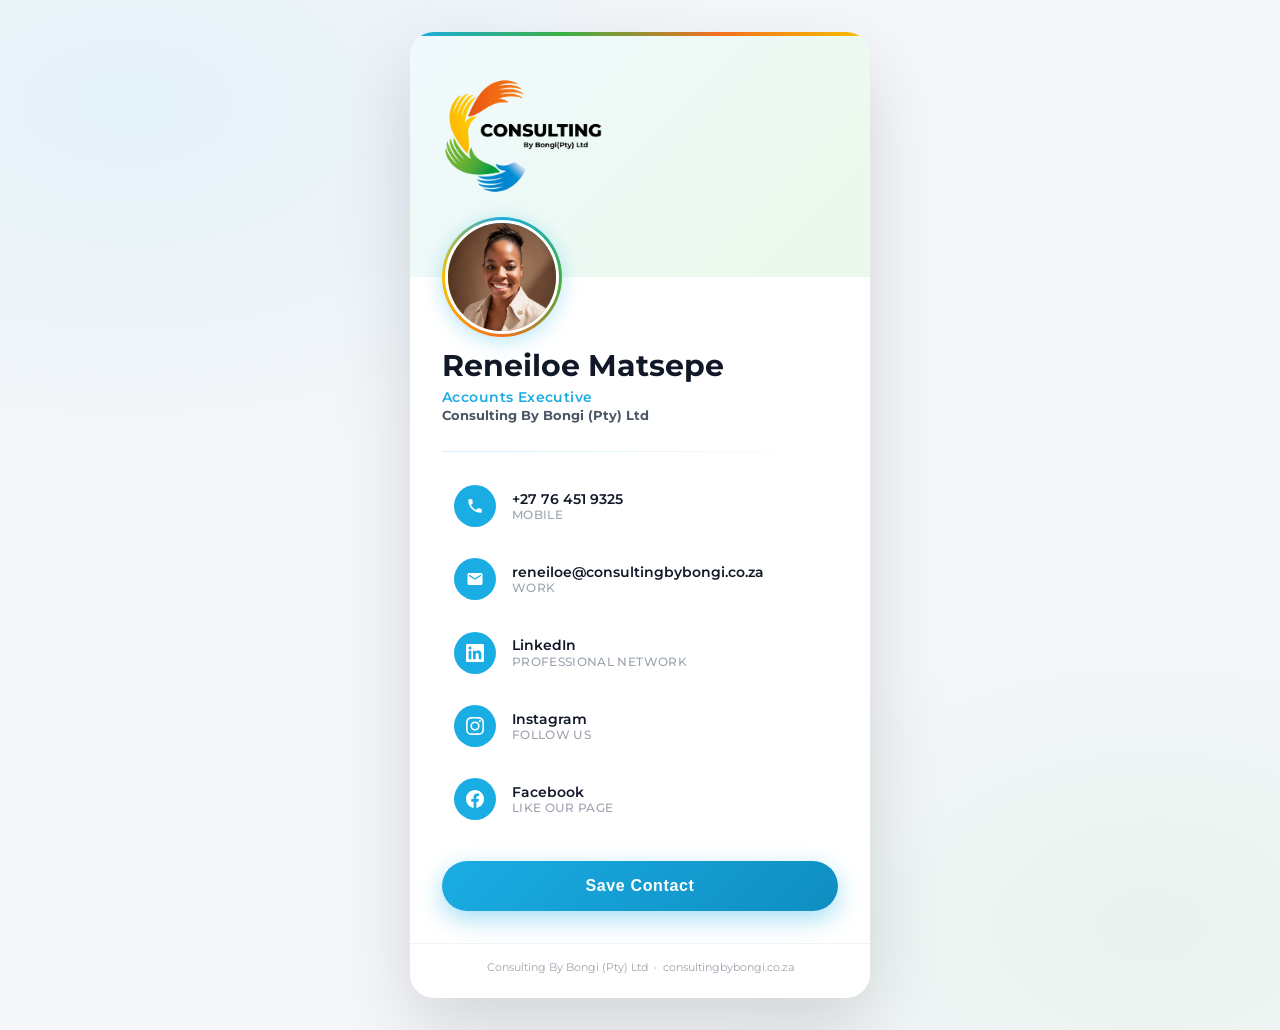
<file: business-card.html>
<!DOCTYPE html>
<html lang="en">
<head>
  <meta charset="UTF-8" />
  <meta name="viewport" content="width=device-width, initial-scale=1.0" />
  <title>Reneiloe Matsepe – Consulting By Bongi</title>

  <!-- Google Fonts: Playfair Display (display) + DM Sans (body) -->
  <link rel="preconnect" href="https://fonts.googleapis.com">
<link rel="preconnect" href="https://fonts.gstatic.com" crossorigin>
<link href="https://fonts.googleapis.com/css2?family=Montserrat:ital,wght@0,100..900;1,100..900&display=swap" rel="stylesheet">
  <style>
    /* =====================================================
       CSS CUSTOM PROPERTIES
       To retheme: edit values in :root only.
    ===================================================== */
    :root {
      --brand-blue:   #1aade4;
      --brand-green:  #3cb043;
      --brand-orange: #f37021;
      --brand-yellow: #f7c200;
      --accent:       #1aade4;
      --text-dark:    #111827;
      --text-mid:     #4b5563;
      --text-light:   #9ca3af;
      --bg:           #f5f7fa;
      --card-bg:      #ffffff;
      --shadow-sm:    0 2px 8px rgba(0,0,0,.06);
      --shadow-lg:    0 20px 60px rgba(0,0,0,.12);
      --radius-card:  24px;
      --radius-btn:   50px;
      --transition:   .22s cubic-bezier(.4,0,.2,1);
    }

    /* =====================================================
       RESET & BASE
    ===================================================== */
    *, *::before, *::after { box-sizing: border-box; margin: 0; padding: 0; }
    html { scroll-behavior: smooth; }

    body {
      font-family: 'Montserrat', sans-serif;
      background: var(--bg);
      min-height: 100vh;
      display: flex;
      align-items: center;
      justify-content: center;
      padding: 2rem 1rem;

      /* Subtle mesh background */
      background-image:
        radial-gradient(ellipse 80% 60% at 10% 10%, rgba(26,173,228,.08) 0%, transparent 60%),
        radial-gradient(ellipse 60% 50% at 90% 90%, rgba(60,176,67,.07) 0%, transparent 60%);
    }

    /* =====================================================
       CARD CONTAINER
    ===================================================== */
    .card {
      background: var(--card-bg);
      border-radius: var(--radius-card);
      box-shadow: var(--shadow-lg);
      width: 100%;
      max-width: 420px;
      overflow: hidden;
      position: relative;
      animation: cardReveal .6s cubic-bezier(.22,1,.36,1) both;
    }

    @keyframes cardReveal {
      from { opacity: 0; transform: translateY(24px); }
      to   { opacity: 1; transform: translateY(0); }
    }

    /* =====================================================
       HEADER / HERO SECTION
       Contains brand logo + decorative swoosh + avatar
    ===================================================== */
    .card__header {
      position: relative;
      background: linear-gradient(135deg, #f0fafe 0%, #eaf9ea 100%);
      padding: 2.5rem 2rem 5rem;
      min-height: 180px;
      overflow: visible;
    }
    /* Decorative colour accent bar at very top */
    .card__header::before {
      content: '';
      position: absolute;
      top: 0; left: 0; right: 0;
      height: 4px;
      background: linear-gradient(90deg, var(--brand-blue), var(--brand-green), var(--brand-orange), var(--brand-yellow));
    }

    /* ---- LOGO AREA ---- */
    .brand {
      display: flex;
      align-items: center;
      gap: .75rem;
    }

    /* SVG swoosh icon recreated in CSS/SVG inline */
    .brand__icon {
      width: 125px;
      height: 125px;
      flex-shrink: 0;
      object-fit: contain;
      transform: scale(1.3);
      transform-origin: left center;
    }

    .brand__text {
      line-height: 1.1;
    }

    .brand__text h1 {
      font-family: 'Montserrat', sans-serif;
      font-size: 1.45rem;
      letter-spacing: .04em;
      color: var(--text-dark);
    }

    .brand__text p {
      font-size: .75rem;
      color: var(--text-mid);
      font-weight: 500;
      letter-spacing: .02em;
    }

    /* ---- AVATAR ---- */
    .avatar-wrap {
      position: absolute;
      bottom: -60px;
      left: 2rem;
      width: 120px;
      height: 120px;
      border-radius: 50%;
      background: conic-gradient(var(--brand-blue) 0deg, var(--brand-green) 90deg, var(--brand-orange) 180deg, var(--brand-yellow) 270deg, var(--brand-blue) 360deg);
      padding: 3px;
      box-shadow: 0 4px 20px rgba(26,173,228,.3);
      z-index: 10;
    }

    .avatar-wrap img {
      width: 100%;
      height: 100%;
      border-radius: 50%;
      object-fit: cover;
      border: 3px solid #fff;
      display: block;
    }

    /* Fallback initials avatar (shown if image fails) */
    .avatar-wrap .avatar-fallback {
      display: none; /* shown via JS if image errors */
      width: 100%;
      height: 100%;
      border-radius: 50%;
      background: linear-gradient(135deg, var(--brand-blue), var(--brand-green));
      border: 3px solid #fff;
      align-items: center;
      justify-content: center;
      font-size: 1.5rem;
      font-weight: 700;
      color: #fff;
      letter-spacing: .05em;
    }

    /* =====================================================
       BODY / INFO SECTION
    ===================================================== */
  .card__body {
      padding: 4.5rem 2rem 2rem;
    }

    /* ---- NAME & TITLE ---- */
    .person__name {
      font-family: 'Montserrat', sans-serif;
      font-weight: 700;
      font-size: 1.7rem;
      color: var(--text-dark);
      line-height: 1.15;
      margin-bottom: .25rem;
    }

    .person__role {
      font-size: .875rem;
      font-weight: 600;
      color: var(--brand-blue);
      letter-spacing: .03em;
      margin-bottom: .1rem;
    }

    .person__company {
      font-size: .8rem;
      color: var(--text-mid);
      font-weight: 700;
      margin-bottom: 1.75rem;
    }

    /* ---- DIVIDER ---- */
    .divider {
      height: 1px;
      background: linear-gradient(90deg, var(--brand-blue) 0%, transparent 100%);
      opacity: .2;
      margin-bottom: 1.5rem;
    }

    /* ---- CONTACT LIST ---- */
    .contact-list {
      list-style: none;
      display: flex;
      flex-direction: column;
      gap: .75rem;
      margin-bottom: 2rem;
    }

    .contact-list li {
      animation: itemReveal .5s cubic-bezier(.22,1,.36,1) both;
    }

    /* Staggered animation for each row */
    .contact-list li:nth-child(1) { animation-delay: .1s; }
    .contact-list li:nth-child(2) { animation-delay: .18s; }
    .contact-list li:nth-child(3) { animation-delay: .26s; }
    .contact-list li:nth-child(4) { animation-delay: .34s; }
    .contact-list li:nth-child(5) { animation-delay: .42s; }

    @keyframes itemReveal {
      from { opacity: 0; transform: translateX(-12px); }
      to   { opacity: 1; transform: translateX(0); }
    }

    /* Each row is a link */
    .contact-item {
      display: flex;
      align-items: center;
      gap: 1rem;
      text-decoration: none;
      color: inherit;
      padding: .6rem .75rem;
      border-radius: 12px;
      transition: background var(--transition), transform var(--transition), box-shadow var(--transition);
    }

    .contact-item:hover {
      background: rgba(26,173,228,.07);
      transform: translateX(4px);
      box-shadow: var(--shadow-sm);
    }

    .contact-item:active {
      transform: translateX(2px) scale(.98);
    }

    /* Icon circle */
    .contact-item__icon {
      width: 42px;
      height: 42px;
      border-radius: 50%;
      background: var(--brand-blue);
      display: flex;
      align-items: center;
      justify-content: center;
      flex-shrink: 0;
      transition: transform var(--transition), box-shadow var(--transition);
    }

    .contact-item:hover .contact-item__icon {
      transform: scale(1.1);
      box-shadow: 0 4px 14px rgba(26,173,228,.35);
    }

    .contact-item__icon svg {
      width: 18px;
      height: 18px;
      fill: #fff;
    }

    /* Text inside each row */
    .contact-item__info {
      display: flex;
      flex-direction: column;
    }

    .contact-item__value {
      font-size: .875rem;
      font-weight: 600;
      color: var(--text-dark);
      line-height: 1.3;
    }

    .contact-item__label {
      font-size: .72rem;
      color: var(--text-light);
      font-weight: 500;
      letter-spacing: .03em;
      text-transform: uppercase;
    }

    /* ---- SAVE CONTACT BUTTON ---- */
    .btn-save {
      display: block;
      width: 100%;
      padding: 1rem;
      border: none;
      border-radius: var(--radius-btn);
      background: linear-gradient(135deg, var(--brand-blue) 0%, #0f8ec0 100%);
      color: #fff;
      font-family: 'DM Sans', sans-serif;
      font-size: 1rem;
      font-weight: 600;
      letter-spacing: .04em;
      cursor: pointer;
      transition: transform var(--transition), box-shadow var(--transition), filter var(--transition);
      box-shadow: 0 8px 24px rgba(26,173,228,.4);
      position: relative;
      overflow: hidden;
    }

    /* Shine effect on hover */
    .btn-save::after {
      content: '';
      position: absolute;
      top: 0; left: -100%;
      width: 60%;
      height: 100%;
      background: linear-gradient(120deg, transparent, rgba(255,255,255,.25), transparent);
      transition: left .45s ease;
    }

    .btn-save:hover::after { left: 150%; }

    .btn-save:hover {
      transform: translateY(-2px);
      box-shadow: 0 12px 32px rgba(26,173,228,.5);
      filter: brightness(1.05);
    }

    .btn-save:active {
      transform: translateY(0) scale(.97);
      box-shadow: 0 4px 12px rgba(26,173,228,.3);
    }

    /* ---- SUCCESS TOAST ---- */
    .toast {
      position: fixed;
      bottom: 2rem;
      left: 50%;
      transform: translateX(-50%) translateY(80px);
      background: #111;
      color: #fff;
      padding: .75rem 1.5rem;
      border-radius: 50px;
      font-size: .85rem;
      font-weight: 500;
      box-shadow: 0 8px 24px rgba(0,0,0,.2);
      opacity: 0;
      transition: opacity .3s, transform .3s;
      pointer-events: none;
      z-index: 9999;
      white-space: nowrap;
    }

    .toast.visible {
      opacity: 1;
      transform: translateX(-50%) translateY(0);
    }

    /* =====================================================
       FOOTER
    ===================================================== */
    .card__footer {
      text-align: center;
      padding: 1rem 2rem 1.5rem;
      border-top: 1px solid rgba(0,0,0,.05);
    }

    .card__footer p {
      font-size: .7rem;
      color: var(--text-light);
    }

    /* =====================================================
       RESPONSIVE — Tablet & Desktop
    ===================================================== */
    @media (min-width: 480px) {
      .card { max-width: 440px; }
      .person__name { font-size: 1.9rem; }
    }

    @media (min-width: 768px) {
      .card {
        max-width: 460px;
        box-shadow: 0 32px 80px rgba(0,0,0,.14);
      }
    }
  </style>
</head>

<body>

  <!-- =====================================================
       CARD ROOT
  ====================================================== -->
  <article class="card" role="main" aria-label="Reneiloe Matsepe Business Card">

    <!-- === HEADER: Logo + Avatar === -->
    <header class="card__header">

      <!-- Brand logo -->
      <div class="brand">
        <!-- Inline SVG recreation of the Consulting By Bongi swoosh logo -->
        <img class="brand__icon" src="logo.png" alt="Consulting By Bongi Logo" />


      <!-- Profile avatar -->
      <div class="avatar-wrap" aria-label="Photo of Reneiloe Matsepe">
        <!--
          TO UPDATE PHOTO:
          Replace the src below with your own image URL or base64 string.
          e.g. src="./photo.jpg" or src="https://example.com/photo.jpg"
        -->
        <img
          src="RM_ProfilePic.png"
          alt="Reneiloe Matsepe"
          id="avatar-img"
          onerror="this.style.display='none'; document.querySelector('.avatar-fallback').style.display='flex';"
        />
        <div class="avatar-fallback" aria-hidden="true">RM</div>
      </div>

    </header>

    <!-- === BODY: Name, Title, Contacts === -->
    <div class="card__body">

      <!-- Person identity -->
      <p class="person__name">Reneiloe Matsepe</p>
      <p class="person__role">Accounts Executive</p>
      <p class="person__company">Consulting By Bongi (Pty) Ltd</p>

      <div class="divider" aria-hidden="true"></div>

      <!-- Contact details list -->
      <ul class="contact-list" aria-label="Contact Information">

        <!-- Phone -->
        <li>
          <a class="contact-item" href="tel:+27764519325" aria-label="Call +27 76 451 9325">
            <span class="contact-item__icon" aria-hidden="true">
              <!-- Phone icon -->
              <svg viewBox="0 0 24 24" xmlns="http://www.w3.org/2000/svg">
                <path d="M6.6 10.8c1.4 2.8 3.8 5.1 6.6 6.6l2.2-2.2c.3-.3.7-.4 1-.2 1.1.4 2.3.6 3.6.6.6 0 1 .4 1 1V20c0 .6-.4 1-1 1-9.4 0-17-7.6-17-17 0-.6.4-1 1-1h3.5c.6 0 1 .4 1 1 0 1.3.2 2.5.6 3.6.1.3 0 .7-.2 1L6.6 10.8z"/>
              </svg>
            </span>
            <div class="contact-item__info">
              <span class="contact-item__value">+27 76 451 9325</span>
              <span class="contact-item__label">Mobile</span>
            </div>
          </a>
        </li>

        <!-- Email -->
        <li>
          <a class="contact-item" href="mailto:reneiloe@consultingbybongi.co.za" aria-label="Email reneiloe@consultingbybongi.co.za">
            <span class="contact-item__icon" aria-hidden="true">
              <!-- Email icon -->
              <svg viewBox="0 0 24 24" xmlns="http://www.w3.org/2000/svg">
                <path d="M20 4H4c-1.1 0-2 .9-2 2v12c0 1.1.9 2 2 2h16c1.1 0 2-.9 2-2V6c0-1.1-.9-2-2-2zm0 4l-8 5-8-5V6l8 5 8-5v2z"/>
              </svg>
            </span>
            <div class="contact-item__info">
              <span class="contact-item__value">reneiloe@consultingbybongi.co.za</span>
              <span class="contact-item__label">Work</span>
            </div>
          </a>
        </li>

        <!-- LinkedIn -->
        <li>
          <a class="contact-item" href="https://www.linkedin.com/company/consulting-bybongi/" target="_blank" rel="noopener noreferrer" aria-label="LinkedIn profile">
            <span class="contact-item__icon" aria-hidden="true">
              <!-- LinkedIn icon -->
              <svg viewBox="0 0 24 24" xmlns="http://www.w3.org/2000/svg">
                <path d="M20.447 20.452h-3.554v-5.569c0-1.328-.027-3.037-1.852-3.037-1.853 0-2.136 1.445-2.136 2.939v5.667H9.351V9h3.414v1.561h.046c.477-.9 1.637-1.85 3.37-1.85 3.601 0 4.267 2.37 4.267 5.455v6.286zM5.337 7.433a2.062 2.062 0 01-2.063-2.065 2.064 2.064 0 112.063 2.065zm1.782 13.019H3.555V9h3.564v11.452zM22.225 0H1.771C.792 0 0 .774 0 1.729v20.542C0 23.227.792 24 1.771 24h20.451C23.2 24 24 23.227 24 22.271V1.729C24 .774 23.2 0 22.222 0h.003z"/>
              </svg>
            </span>
            <div class="contact-item__info">
              <span class="contact-item__value">LinkedIn</span>
              <span class="contact-item__label">Professional Network</span>
            </div>
          </a>
        </li>

        <!-- Instagram -->
        <li>
          <a class="contact-item" href="https://www.instagram.com/consultingbybongi" target="_blank" rel="noopener noreferrer" aria-label="Instagram profile">
            <span class="contact-item__icon" aria-hidden="true">
              <!-- Instagram icon -->
              <svg viewBox="0 0 24 24" xmlns="http://www.w3.org/2000/svg">
                <path d="M12 2.163c3.204 0 3.584.012 4.85.07 3.252.148 4.771 1.691 4.919 4.919.058 1.265.069 1.645.069 4.849 0 3.205-.012 3.584-.069 4.849-.149 3.225-1.664 4.771-4.919 4.919-1.266.058-1.644.07-4.85.07-3.204 0-3.584-.012-4.849-.07-3.26-.149-4.771-1.699-4.919-4.92-.058-1.265-.07-1.644-.07-4.849 0-3.204.013-3.583.07-4.849.149-3.227 1.664-4.771 4.919-4.919 1.266-.057 1.645-.069 4.849-.069zM12 0C8.741 0 8.333.014 7.053.072 2.695.272.273 2.69.073 7.052.014 8.333 0 8.741 0 12c0 3.259.014 3.668.072 4.948.2 4.358 2.618 6.78 6.98 6.98C8.333 23.986 8.741 24 12 24c3.259 0 3.668-.014 4.948-.072 4.354-.2 6.782-2.618 6.979-6.98.059-1.28.073-1.689.073-4.948 0-3.259-.014-3.667-.072-4.947-.196-4.354-2.617-6.78-6.979-6.98C15.668.014 15.259 0 12 0zm0 5.838a6.162 6.162 0 100 12.324 6.162 6.162 0 000-12.324zM12 16a4 4 0 110-8 4 4 0 010 8zm6.406-11.845a1.44 1.44 0 100 2.881 1.44 1.44 0 000-2.881z"/>
              </svg>
            </span>
            <div class="contact-item__info">
              <span class="contact-item__value">Instagram</span>
              <span class="contact-item__label">Follow Us</span>
            </div>
          </a>
        </li>

        <!-- Facebook -->
        <li>
          <a class="contact-item" href="https://www.facebook.com/cbbtraining" target="_blank" rel="noopener noreferrer" aria-label="Facebook page">
            <span class="contact-item__icon" aria-hidden="true">
              <!-- Facebook icon -->
              <svg viewBox="0 0 24 24" xmlns="http://www.w3.org/2000/svg">
                <path d="M24 12.073c0-6.627-5.373-12-12-12s-12 5.373-12 12c0 5.99 4.388 10.954 10.125 11.854v-8.385H7.078v-3.47h3.047V9.43c0-3.007 1.792-4.669 4.533-4.669 1.312 0 2.686.235 2.686.235v2.953H15.83c-1.491 0-1.956.925-1.956 1.874v2.25h3.328l-.532 3.47h-2.796v8.385C19.612 23.027 24 18.062 24 12.073z"/>
              </svg>
            </span>
            <div class="contact-item__info">
              <span class="contact-item__value">Facebook</span>
              <span class="contact-item__label">Like Our Page</span>
            </div>
          </a>
        </li>

      </ul><!-- /contact-list -->

      <!-- Save Contact CTA -->
      <button class="btn-save" id="saveContactBtn" aria-label="Save contact as vCard">
        Save Contact
      </button>

    </div><!-- /card__body -->

    <!-- Footer -->
    <footer class="card__footer">
      <p>Consulting By Bongi (Pty) Ltd &nbsp;·&nbsp; consultingbybongi.co.za</p>
    </footer>

  </article><!-- /card -->

  <!-- Toast notification -->
  <div class="toast" id="toast" role="status" aria-live="polite">✅ Contact saved!</div>


  <!-- =====================================================
       JAVASCRIPT
       - vCard generation & download
       - Toast notification
       TO UPDATE CONTACT DETAILS: edit the CONTACT object below.
  ====================================================== -->
  <script>
    /* =====================================================
       CONTACT DATA
       Edit this object to update all contact info.
       Social media URLs below should also be updated.
    ===================================================== */
    const CONTACT = {
      firstName:   'Reneiloe',
      lastName:    'Matsepe',
      fullName:    'Reneiloe Matsepe',
      title:       'Accounts Executive',
      company:     'Consulting By Bongi (Pty) Ltd',
      phone:       '+27764519325',
      email:       'reneiloe@consultingbybongi.co.za',
      website:     'https://www.consultingbybongi.co.za',
      linkedin:    'https://www.linkedin.com/in/reneiloematsepe',
      instagram:   'https://www.instagram.com/consultingbybongi',
      facebook:    'https://www.facebook.com/consultingbybongi',
      note:        'Consulting By Bongi (Pty) Ltd – Accounts Executive'
    };

    /* =====================================================
       GENERATE & DOWNLOAD vCARD (.vcf)
       vCard 3.0 format – compatible with iOS, Android,
       Outlook, Gmail Contacts.
    ===================================================== */
    function generateVCard(contact) {
      const vcard = [
        'BEGIN:VCARD',
        'VERSION:3.0',
        `FN:${contact.fullName}`,
        `N:${contact.lastName};${contact.firstName};;;`,
        `ORG:${contact.company}`,
        `TITLE:${contact.title}`,
        `TEL;TYPE=CELL:${contact.phone}`,
        `EMAIL;TYPE=WORK:${contact.email}`,
        `URL:${contact.website}`,
        `X-SOCIALPROFILE;type=linkedin:${contact.linkedin}`,
        `X-SOCIALPROFILE;type=instagram:${contact.instagram}`,
        `X-SOCIALPROFILE;type=facebook:${contact.facebook}`,
        `NOTE:${contact.note}`,
        'END:VCARD'
      ].join('\r\n');
      return vcard;
    }

    function downloadVCard() {
      const vcardData = generateVCard(CONTACT);
      const blob = new Blob([vcardData], { type: 'text/vcard;charset=utf-8' });
      const url  = URL.createObjectURL(blob);

      const link = document.createElement('a');
      link.href     = url;
      link.download = `${CONTACT.firstName}_${CONTACT.lastName}.vcf`;
      document.body.appendChild(link);
      link.click();
      document.body.removeChild(link);
      URL.revokeObjectURL(url);

      showToast('Contact downloaded!');
    }

    /* =====================================================
       TOAST NOTIFICATION
    ===================================================== */
    function showToast(message) {
      const toast = document.getElementById('toast');
      toast.textContent = '✅ ' + message;
      toast.classList.add('visible');
      setTimeout(() => toast.classList.remove('visible'), 3000);
    }

    /* =====================================================
       WIRE UP BUTTON
    ===================================================== */
    document.getElementById('saveContactBtn').addEventListener('click', downloadVCard);

  </script>

</body>
</html>
</file>
